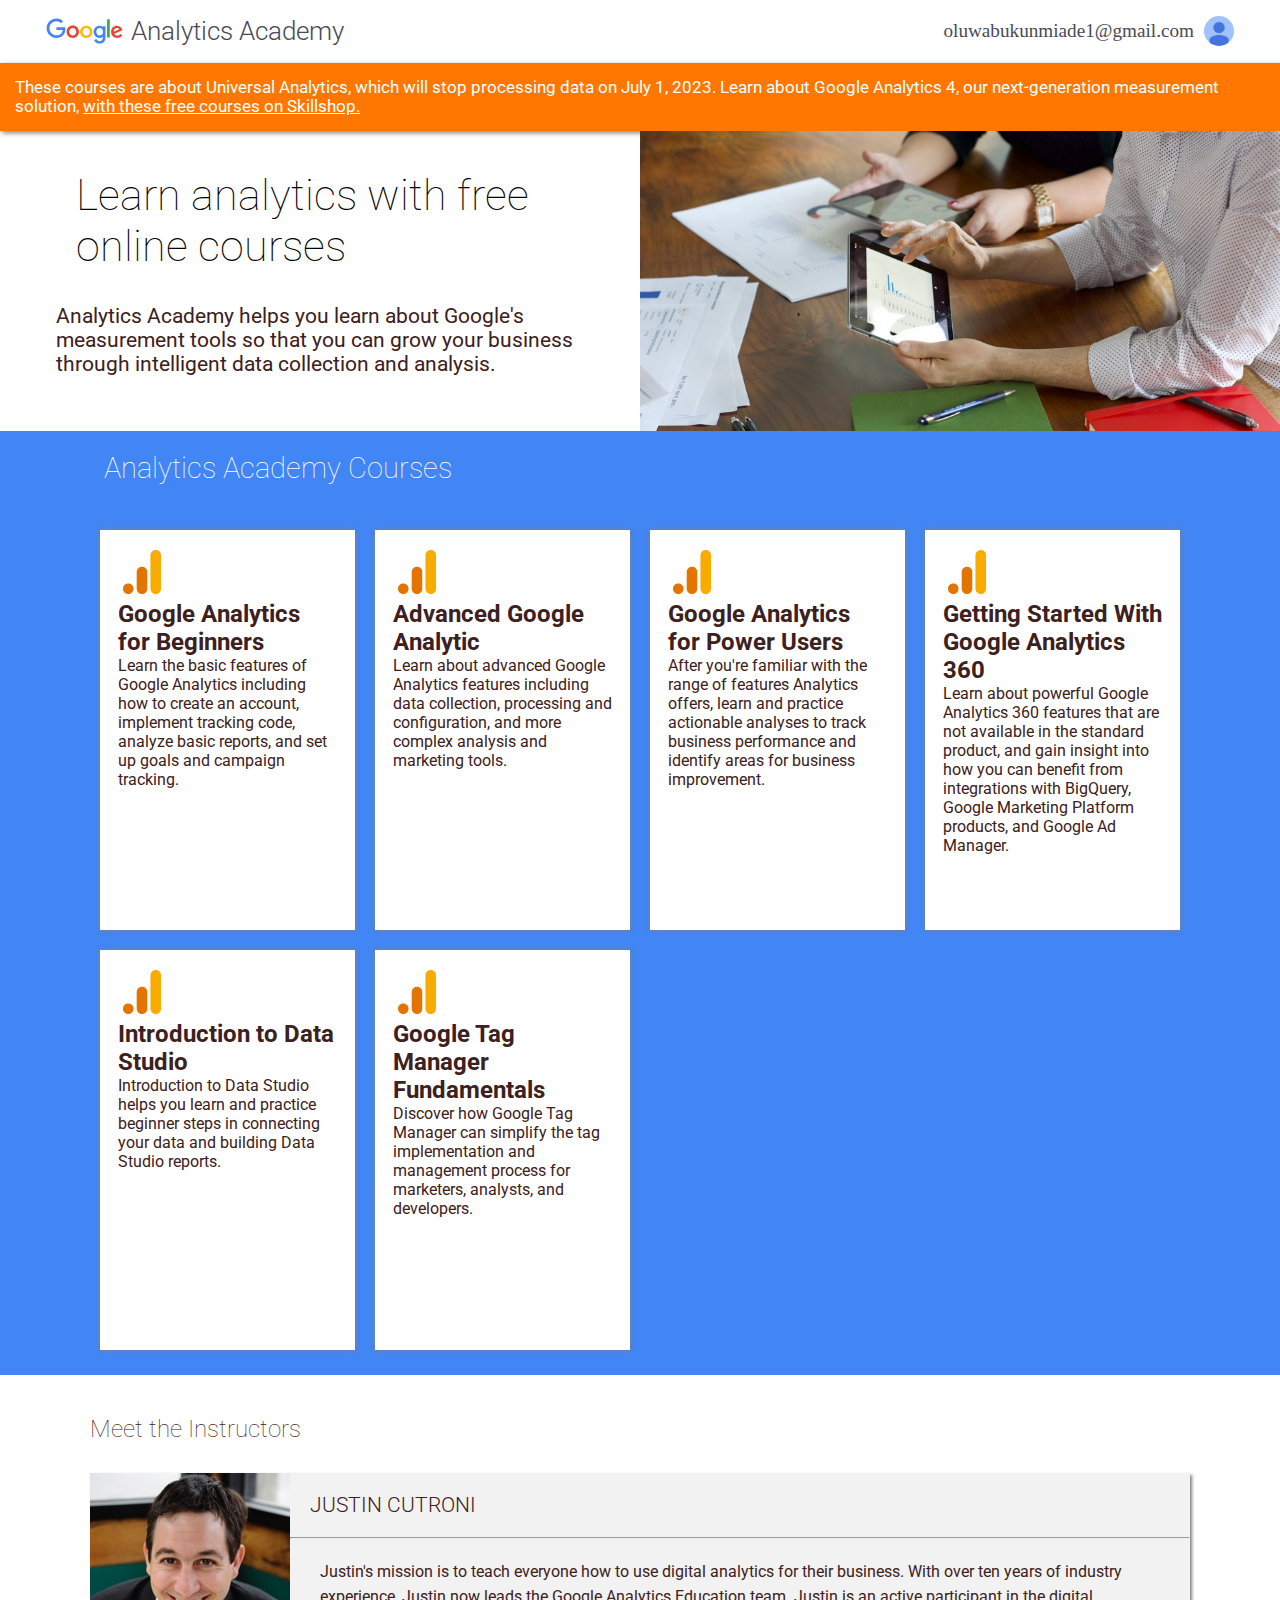
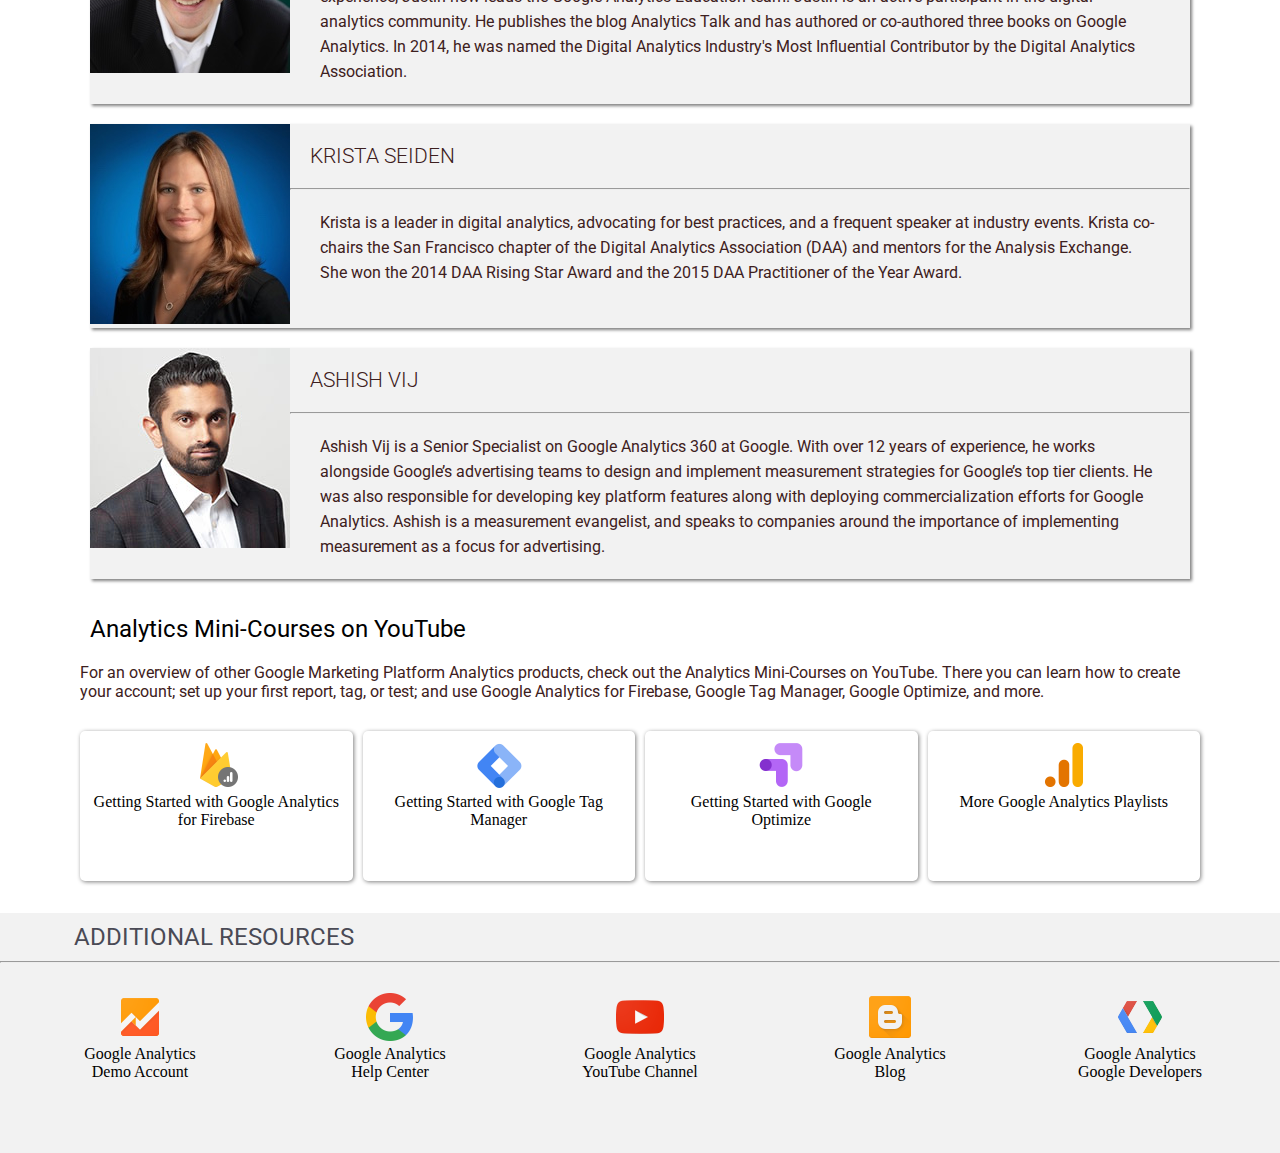
<file: index.html>
<!DOCTYPE html>
<html lang="en">

<head>
    <meta charset="UTF-8">
    <meta name="viewport" content="width=device-width, initial-scale=1.0">
    <title>Google Analytics Project</title>
    <link rel="stylesheet" href="style.css">
    <!-- font awesome -->
    <link rel="preconnect" href="https://fonts.googleapis.com">
    <link rel="preconnect" href="https://fonts.gstatic.com" crossorigin>
    <!-- google fonts -->
    <link href="https://fonts.googleapis.com/css2?family=Roboto:ital,wght@0,400;0,500;0,700;1,400&display=swap"
        rel="stylesheet">
</head>

<body> 
    <!-- NAV BAR -->
    <div class="container">
        <div class="item1">
            <img src="images/goolepics1.svg" alt="">
            <span> Analytics Academy</span>
        </div>
        <div class="item1 email">
            <a href="#">
                <span>oluwabukunmiade1@gmail.com</span>
                <img src="images/emaillogo1.png" alt="profile">
            </a>
        </div>
    </div>
    <!-- SECOND NAV BAR -->
    <div class="container2">
        These courses are about Universal Analytics, which will stop processing data on July 1, 2023. Learn about Google
        Analytics 4, our next-generation measurement solution, <a href=""> with these free courses on Skillshop.</a>
    </div>
    <!-- FIRST IMAGE SECTION -->
    <div class="grid-container">
        <div class="grid-item1">
            <h1>
                Learn analytics with free online courses
            </h1>
            <p>Analytics Academy helps you learn about Google's measurement tools so that you can grow your business
                through intelligent data collection and analysis.
            </p>
        </div>
        <div class="grid-item2">
            <!-- <img src="images/firstpics1.jpg" alt=""> -->
        </div>
    </div>
    <!--SECTION WITH CARDS  -->
    <section class="container3">
        <h2> Analytics Academy Courses</h2>
        <div class="box-item">
            <div class="box">
                <div>
                    <a href=""><img src="images/threeyelopics1.png" alt=""></a>
                </div>
                <h3>Google Analytics for Beginners</h3>
                <p>Learn the basic features of Google Analytics including how to create an account, implement tracking
                    code, analyze basic reports, and set up goals and campaign tracking.
                </p>
                <a href="" class="arrowlink"> <i class="fa-solid fa-arrow-right"></i></a>
            </div>


            <div class="box">
                <div>
                    <a href=""><img src="images/threeyelopics1.png" alt=""></a>
                </div>
                <h3>Advanced Google Analytic</h3>
                <p>Learn about advanced Google Analytics features including data collection, processing and
                    configuration, and more complex analysis and marketing tools.
                </p>
                <a href="" class="arrowlink"> <i class="fa-solid fa-arrow-right"></i></a>
            </div>

            <div class="box">
                <div>
                    <a href=""><img src="images/threeyelopics1.png" alt=""></a>
                </div>
                <h3>Google Analytics for Power Users</h3>
                <p>After you're familiar with the range of features Analytics offers, learn and practice actionable
                    analyses to track business performance and identify areas for business improvement.
                </p>
                <a href="" class="arrowlink"> <i class="fa-solid fa-arrow-right"></i></a>
            </div>
            <div class="box">
                <div>
                    <a href=""><img src="images/threeyelopics1.png" alt=""></a>
                </div>
                <h3>Getting Started With Google Analytics 360</h3>
                <p>Learn about powerful Google Analytics 360 features that are not available in the standard product,
                    and gain insight into how you can benefit from integrations with BigQuery, Google Marketing Platform
                    products, and Google Ad Manager.
                </p>
                <a href="" class="arrowlink"> <i class="fa-solid fa-arrow-right"></i></a>
            </div>

            <div class="box">
                <div>
                    <a href=""><img src="images/threeyelopics1.png" alt=""></a>
                </div>
                <h3>Introduction to Data Studio </h3>
                <p>Introduction to Data Studio helps you learn and practice beginner steps in connecting your data and
                    building Data Studio reports.
                </p>
                <a href="" class="arrowlink"> <i class="fa-solid fa-arrow-right"></i></a>
            </div>

            <div class="box">
                <div>
                    <a href=""><img src="images/threeyelopics1.png" alt=""></a>
                </div>
                <h3>Google Tag Manager Fundamentals
                </h3>
                <p>Discover how Google Tag Manager can simplify the tag implementation and management process for
                    marketers, analysts, and developers.
                </p>
                <a href="" class="arrowlink"> <i class="fa-solid fa-arrow-right"></i></a>
            </div>

        </div>
    </section>
<!-- INSTRUCTOR SECTION -->
    <section class="container5">
        <h1>Meet the Instructors</h1>
        <div class="box2">
            <div class="box2imag">
                <div class="lastpics">
                    <img src="images/justin1.jpg" alt="">
                </div>

                <div class="box2w1">
                    <h4>JUSTIN CUTRONI</h4>
                    <hr>
                    <p>Justin's mission is to teach everyone how to use digital analytics for their business. With over
                        ten years of industry experience, Justin now leads the Google Analytics Education team. Justin
                        is an active participant in the digital analytics community. He publishes the blog Analytics
                        Talk and has authored or co-authored three books on Google Analytics. In 2014, he was named the
                        Digital Analytics Industry's Most Influential Contributor by the Digital Analytics Association.
                    </p>
                </div>
            </div>

            <div class="box2imag">
                <div class="lastpics"><img src="images/krista1.jpg" alt=""></div>

                <div class="box2w1">
                    <h4>KRISTA SEIDEN</h4>
                    <hr>
                    <p>
                        Krista is a leader in digital analytics, advocating for best practices, and a frequent speaker
                        at industry events. Krista co-chairs the San Francisco chapter of the Digital Analytics
                        Association (DAA) and mentors for the Analysis Exchange. She won the 2014 DAA Rising Star Award
                        and the 2015 DAA Practitioner of the Year Award.
                    </p>
                </div>
            </div>
            <div class="box2imag">
                <div class="lastpics"><img src="images/ashish1.jpg" alt=""></div>
    
                <div class="box2w1">
                    <h4>ASHISH VIJ</h4>
                    <hr>
                    <p>
                        Ashish Vij is a Senior Specialist on Google Analytics 360 at Google. With over 12 years of
                        experience, he works alongside Google’s advertising teams to design and implement measurement
                        strategies for Google’s top tier clients. He was also responsible for developing key platform
                        features along with deploying commercialization efforts for Google Analytics. Ashish is a
                        measurement evangelist, and speaks to companies around the importance of implementing measurement as
                        a focus for advertising.
                    </p>
                </div>
            </div>
        </div>
    </section>
    <!-- MINI COURSE SECTION -->
    <div class="container6">
        <h2>Analytics Mini-Courses on YouTube </h2>
        <p>For an overview of other Google Marketing Platform Analytics products, check out the Analytics Mini-Courses on YouTube. There you can learn how to create your account; set up your first report, tag, or test; and use Google Analytics for Firebase, Google Tag Manager, Google Optimize, and more.
        </p>

        <div class="cards">
            <div class="card1">
                <img src="images/firebase1.png" alt="">
                <p>Getting Started with Google Analytics for Firebase
                </p>
            </div>
            <div class="card1">
                <img src="images/trianglebluelogo1.png" alt="">
                <p>Getting Started with Google Tag Manager
                </p>
            </div>
            <div class="card1">
                <img src="images/purpletrianglelogo1.png" alt="">
                <p>Getting Started with Google <br> Optimize</p>
            </div>
            <div class="card1">
                <img src="images/threeyelopics1.png" alt="">
                <p>More Google Analytics Playlists</p>
            </div>
        </div>
    </div>
    <div class="container7">
        <h3>ADDITIONAL RESOURCES</h3>
        <hr>
        <div class="last-card">
            <div class="last-card1">
                <img src="images/demoacct1.png" alt="">
                <p>Google Analytics <br> Demo Account</p>
            </div>
            <div class="last-card1">
                <img src="images/helpcenter1.png" alt="">
                <p>Google Analytics <br> Help Center</p>
            </div>
            <div class="last-card1">
                <img src="images/youtubechanel1.png" alt="">
                <p>Google Analytics <br>YouTube Channel</p>
            </div>
            <div class="last-card1">
                <img src="images/blog1.png" alt="">
                <p>Google Analytics <br> Blog</p>
            </div>
            <d class="last-card1">
                <img src="images/googledeveloper1.png" alt="">
                <p>Google Analytics <br> Google Developers </p>
            </div>
        </div>
    </div>

</body>

</html>
</file>
<file: style.css>
*{
    margin: 0;
    padding: 0;
    box-sizing: border-box;
    scroll-behavior: smooth;
}
.container{
    width: 100%;
    display: flex;
    justify-content: space-between;
    padding:40px;
    box-shadow: 0px 0px 6px gray;
}
.container .item1:nth-child(1){
    gap:0.3rem;
} 
.container .item1:nth-child(1) img{
    width: 5rem;
    margin-left: 30px;
}
.container .item1:nth-child(1) span{
    font-size: 1.6rem;
    font-family: 'Roboto', sans-serif;
    color: rgb(74,74,85);
    font-weight: 300;
}
.item1{
    padding: 0.4rem;
    /* border: 2px solid red; */
    display: flex;
    align-items: center;
}
.item1 a{
    font-size: 1.2rem;
    color: rgb(74,74,85);
    display: flex;
    gap: .6rem;
    align-items: center; 
    text-decoration: none;  
}
.container .item1:nth-child(2) a > img{
    width:30px; 
    border-radius: 50px;
    margin-right: 30px;
}
.container2{
    padding:15px;
    font-size: 1.04rem;
    background-color:rgb(255,119,0);
    color:rgb(255,255,255);
    font-family:'Roboto',sans-serif;
    box-shadow: 2px 2px 5px gray;
}
.container2 >a{
    color: white;
}
.grid-container{
    /* border: 2px solid red; */
    display: grid;
    grid-template-columns: 1fr 1fr;
    /* overflow: hidden;  to put text or image on top*/
}
.grid-item1{
    display: flex;
    flex-direction: column;
    align-items: end;
    align-self: center;
    padding-left: 30px;
    gap: 1rem;
    /* border: 2px solid green; */
    /* padding:3rem; */
    /* margin-top: 1rem;     */
}
.grid-container .grid-item1 h1{
    max-width: 23.5ch;
    /* gap: 1rem; */
    /* border: 2px solid red; */
    font-size: 2.7rem;
    font-family: 'Roboto', sans-serif;
    font-weight:100;
}
.grid-container .grid-item1 > p{
    max-width: 50ch;
    padding: 1rem;
    font-family: 'Roboto', sans-serif;
    font-size: 1.3rem;
    color: rgb(61,32,32);
}
.grid-item2 {
    background-image: url(images/firstpics1.jpg);
    background-position:center;
    height: 300px;
    background-size: cover;
    background-repeat: no-repeat;
}
.container3{
    background-color: rgb(66,133,244);
    padding: 5rem 5rem;
}
.container3 h2{
    font-size: 1.8rem;
    color: white;
    font-family: 'Roboto', sans-serif;
    /* border: 2px solid red; */
    padding:20px 0;
    margin-left:6.5rem;
    font-weight: 100;

}
.box-item{
    /* border: 2px solid red; */
    padding: 25px 100px;
    gap: 20px;
    display: grid;
    grid-template-columns: 1fr 1fr 1fr 1fr;
    grid-template-rows: 400px 400px;
    color: rgb(61,32,32);
    font-family: 'Roboto', sans-serif;
    
}
.box{
    padding: 1rem;
    border: 2px solid white;
    background-color: white;
    box-shadow: 0 0 5px 0 gray;
}
.box-item .box div img{
    width: 3rem;
}
.box-item .box h3{
    font-size: 1.5rem;
    font-weight: bold;
}
.box-item .box p{
    font-size: 1rem;
}
.arrowlink{
    text-decoration: none;
    display: block;
}
.fa-arrow-right{
    display:inline-block;
    width: 100%;
    font-size: 1.3rem;
    color: rgb(255,119,0);
    text-align: end;
}
.container5{
    /* border: 2px solid red; */
    margin: 5rem 5rem  1rem 5rem;
}
.box2{
    height: 50%;
    margin: 10px;
    display: grid;
    grid-template-columns: 1fr;
}
.box2imag {
    display: flex;
    margin: 10px 0px;
    background-color: #f2f2f2;
    box-shadow: 2px 2px 3px grey;
}


.container5 > h1{
    /* border: 2px solid red; */
    color: rgb(61,32,32);
    font-size:1.5rem;
    font-weight: 100;
    padding: 10px;
    font-family: 'Roboto', sans-serif;
    margin-top:-50px;
}
.container5 .box2w1 h4{
    font-size:1.3rem;
    font-family: 'Roboto', sans-serif;
    color: rgb(61,32,32);
    font-weight:300;
    padding: 20px;
}

.container5 .box2w1 p{
    line-height: 25px;
    font-size:1rem;
    font-family: 'Roboto', sans-serif;
    color: rgb(61,32,32);
    /* font-weight: 100; */
    padding:20px  30px 20px 30px;
    

    
}
.container6{
    /* border: 2px solid red; */
    margin:0 5rem 2rem 5rem;
}
.container6 h2{
    font-weight: 400;
    font-family: 'Roboto', sans-serif;
    color: (32,32,32);
    padding: 10px;
}
.container6 > p{
    font-family: 'Roboto', sans-serif;
    color: rgb(61,32,32);
    font-size:1rem;
    padding:10px 10px 30px 0;
}
    

.container6 .cards {
    /* border: 2px solid red; */ 
    display: grid;
    grid-template-columns: 1fr 1fr 1fr 1fr;
    /* grid-template-rows:150px; */
    gap: 10px;
}
.card1{
    height: 150px;
    text-align: center;
    padding:10px;
    box-shadow: 1px 1px 4px gray;
    border-radius:5px;
}
.cards .card1:nth-child(1) img{
    width: 3rem;
}
.cards .card1:nth-child(2) img{
    width: 3rem;
}
.cards .card1:nth-child(3) img{
    width: 3rem;
}
.cards .card1:nth-child(4) img{
    width: 3rem;
}
.container7{
    background-color: rgb(242,242,242);
}
.container7 >h3{
    font-family: 'Roboto', sans-serif;
    color: rgb(74,74,85);
    font-weight: 400;
    font-size:1.5rem;
    margin-left: 4rem;
    padding:10px;
}
.last-card{
    padding: 20px;
    display: grid;
    grid-template-columns: 1fr 1fr 1fr 1fr 1fr;
    grid-template-rows:150px;
    gap: 10px;
}
.last-card1{
    text-align: center;
    padding:10px;
}












@media screen and (max-width:900px) {
    .item1{
            margin-left: 10px;
    }
    .email{
        display: none; 
    }
    .container2{
        width: 100%;
        font-size: 0.9rem;
    }
    .grid-container{
        display: block;
    }
    .grid-container .grid-item2 {
            display: none;
    }
    .grid-item1{
        align-items: start;
    }
    .box3 .box-item1 h1{
        border: 2px solid red;
        font-size:1.5rem;
        font-weight: 100;
    }
    .box3 .box-item1 > p{
        font-family: 'Roboto', sans-serif;
        font-size: 1.3rem;
        padding: 1rem;
    }
    .box-item1{
        align-items: center;
        padding:1rem 1rem;
    }
    .box-item{
        display: flex;
        flex-wrap: wrap;
        padding: 5px 10px;
        gap: 10px;
    }
    .container3 h2{
        margin:10px 0  10px 10px;
        font-size:1.4rem;
        /* padding:10px 10px; */
    }
    .container5 > h1{ 
        font-size:1.2rem;
        font-weight:500;
        padding: 5px;
    }
    .box2{
        display: flex;
        flex-direction:column;
        /* width: 100%; */
        /* border: 2px solid red; */
    }
    .container5{
        margin: 0px;
        transform: translateY(60px);
    }
    
    .lastpics{
        display: none;
    }
    
    .container6{
            margin: 0 ;
    }
    .container6 .cards{
        /* width: 100%; */
        display: flex;
        flex-wrap: wrap ;
    }
    .card1{
        width: 100%;
    }
    .container6{
        transform: translateY(50px);
    }
    .container6 > p{
        line-height: 22px;
        padding:10px 20px;
    }
    .container6 h2{
        /* border: 2px solid red; */
            padding-left: 20px;
    }
    .container7{
        transform: translateY(50px);
    }
    .last-card{
        display: block;
    }
    .last-card1{
        justify-content: center;
        display:flex;
        gap: 1.5rem;
        /* flex-direction:column; */
    }
    .container7 >h3{
        padding:20px 0;
        /* margin: 0 10px; */
        font-size: 1.3rem;
        font-weight:400;
    }
}
@media screen and (min-width:300px) {
    .container{
        padding:10px;
    }
    .container3{
        padding: 0;
    }
}
</file>
